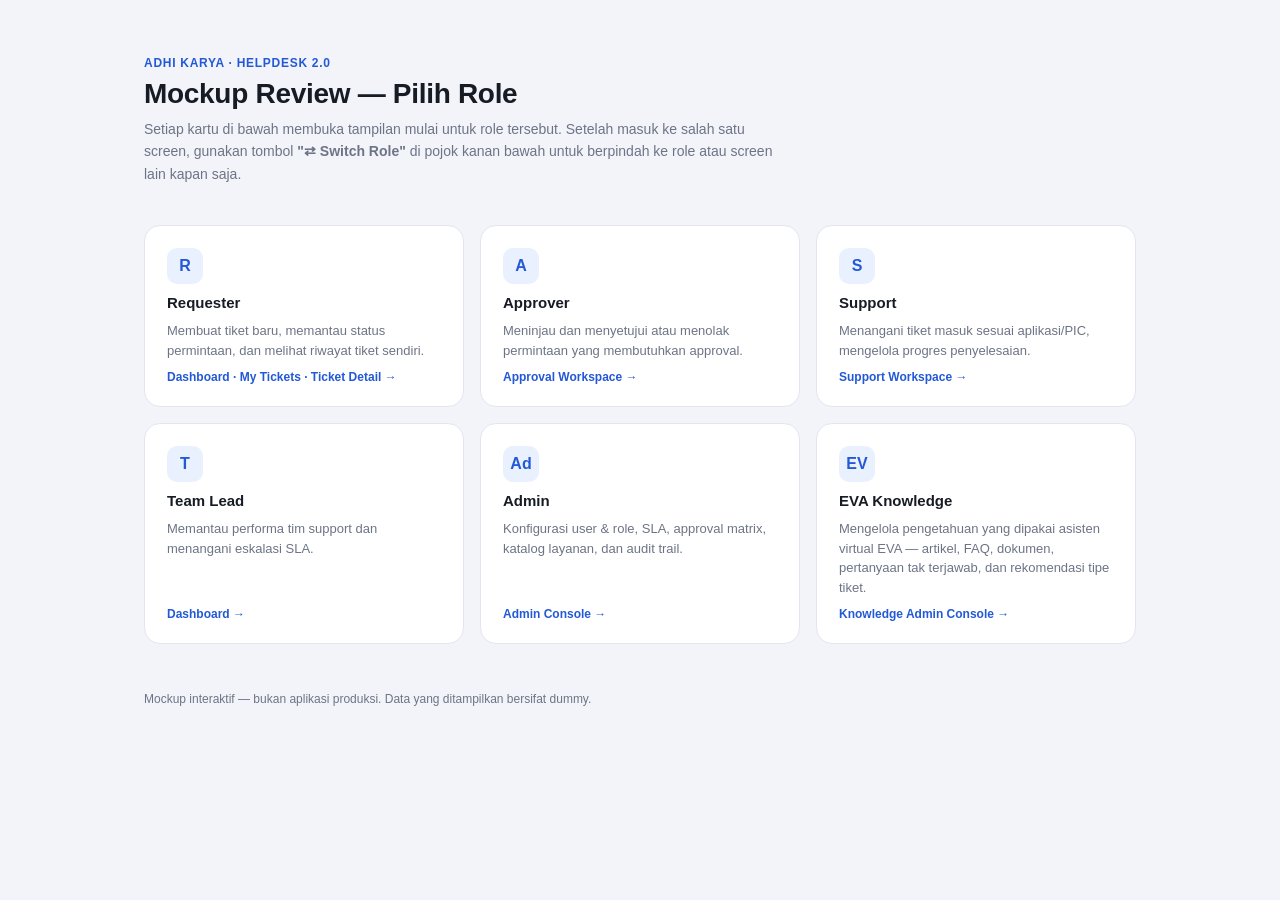
<file: index.html>
<!DOCTYPE html>
<html lang="id">
<head>
<meta charset="utf-8">
<meta name="viewport" content="width=device-width, initial-scale=1">
<title>Helpdesk v2.0 — Mockup Review</title>
<style>
  :root {
    --ink: #171B24; --ink2: #3D4453; --slate: #6C7486;
    --line: #E3E6EE; --canvas: #F3F4F9;
    --blue: #2F6BF0; --blue-ink: #2359D6; --blue-050: #EAF1FE;
  }
  * { box-sizing: border-box; }
  html, body { margin: 0; background: var(--canvas); color: var(--ink); font-family: -apple-system, BlinkMacSystemFont, "Segoe UI", Roboto, Arial, sans-serif; }
  .wrap { max-width: 1040px; margin: 0 auto; padding: 56px 24px 80px; }
  header { margin-bottom: 40px; }
  header .eyebrow { font-size: 12px; font-weight: 700; letter-spacing: .06em; text-transform: uppercase; color: var(--blue-ink); margin-bottom: 8px; }
  header h1 { font-size: 28px; font-weight: 800; margin: 0 0 8px; letter-spacing: -0.3px; }
  header p { font-size: 14px; color: var(--slate); max-width: 640px; line-height: 1.6; margin: 0; }
  .grid { display: grid; grid-template-columns: repeat(auto-fit, minmax(260px, 1fr)); gap: 16px; }
  .card { background: #fff; border: 1px solid var(--line); border-radius: 16px; padding: 22px; text-decoration: none; color: inherit; display: flex; flex-direction: column; gap: 10px; transition: box-shadow .15s, transform .15s; }
  .card:hover { box-shadow: 0 10px 28px rgba(23,27,36,.10); transform: translateY(-2px); border-color: var(--blue); }
  .card .role { font-size: 15px; font-weight: 700; }
  .card .desc { font-size: 13px; color: var(--slate); line-height: 1.5; flex: 1; }
  .card .screens { font-size: 12px; color: var(--blue-ink); font-weight: 600; }
  .badge { display: inline-flex; align-items: center; justify-content: center; width: 36px; height: 36px; border-radius: 10px; background: var(--blue-050); color: var(--blue-ink); font-size: 16px; font-weight: 800; }
  footer { margin-top: 48px; font-size: 12px; color: var(--slate); }
</style>
</head>
<body>
  <div class="wrap">
    <header>
      <div class="eyebrow">Adhi Karya · Helpdesk 2.0</div>
      <h1>Mockup Review — Pilih Role</h1>
      <p>Setiap kartu di bawah membuka tampilan mulai untuk role tersebut. Setelah masuk ke salah satu screen, gunakan tombol <b>"⇄ Switch Role"</b> di pojok kanan bawah untuk berpindah ke role atau screen lain kapan saja.</p>
    </header>
    <div class="grid">
      <a class="card" href="/requester/dashboard.html">
        <span class="badge">R</span>
        <span class="role">Requester</span>
        <span class="desc">Membuat tiket baru, memantau status permintaan, dan melihat riwayat tiket sendiri.</span>
        <span class="screens">Dashboard · My Tickets · Ticket Detail →</span>
      </a>
      <a class="card" href="/approver/workspace.html">
        <span class="badge">A</span>
        <span class="role">Approver</span>
        <span class="desc">Meninjau dan menyetujui atau menolak permintaan yang membutuhkan approval.</span>
        <span class="screens">Approval Workspace →</span>
      </a>
      <a class="card" href="/support/workspace.html">
        <span class="badge">S</span>
        <span class="role">Support</span>
        <span class="desc">Menangani tiket masuk sesuai aplikasi/PIC, mengelola progres penyelesaian.</span>
        <span class="screens">Support Workspace →</span>
      </a>
      <a class="card" href="/team-lead/dashboard.html">
        <span class="badge">T</span>
        <span class="role">Team Lead</span>
        <span class="desc">Memantau performa tim support dan menangani eskalasi SLA.</span>
        <span class="screens">Dashboard →</span>
      </a>
      <a class="card" href="/admin/index.html">
        <span class="badge">Ad</span>
        <span class="role">Admin</span>
        <span class="desc">Konfigurasi user & role, SLA, approval matrix, katalog layanan, dan audit trail.</span>
        <span class="screens">Admin Console →</span>
      </a>
      <a class="card" href="/eva/index.html">
        <span class="badge">EV</span>
        <span class="role">EVA Knowledge</span>
        <span class="desc">Mengelola pengetahuan yang dipakai asisten virtual EVA — artikel, FAQ, dokumen, pertanyaan tak terjawab, dan rekomendasi tipe tiket.</span>
        <span class="screens">Knowledge Admin Console →</span>
      </a>
    </div>
    <footer>Mockup interaktif — bukan aplikasi produksi. Data yang ditampilkan bersifat dummy.</footer>
  </div>
</body>
</html>
</file>
